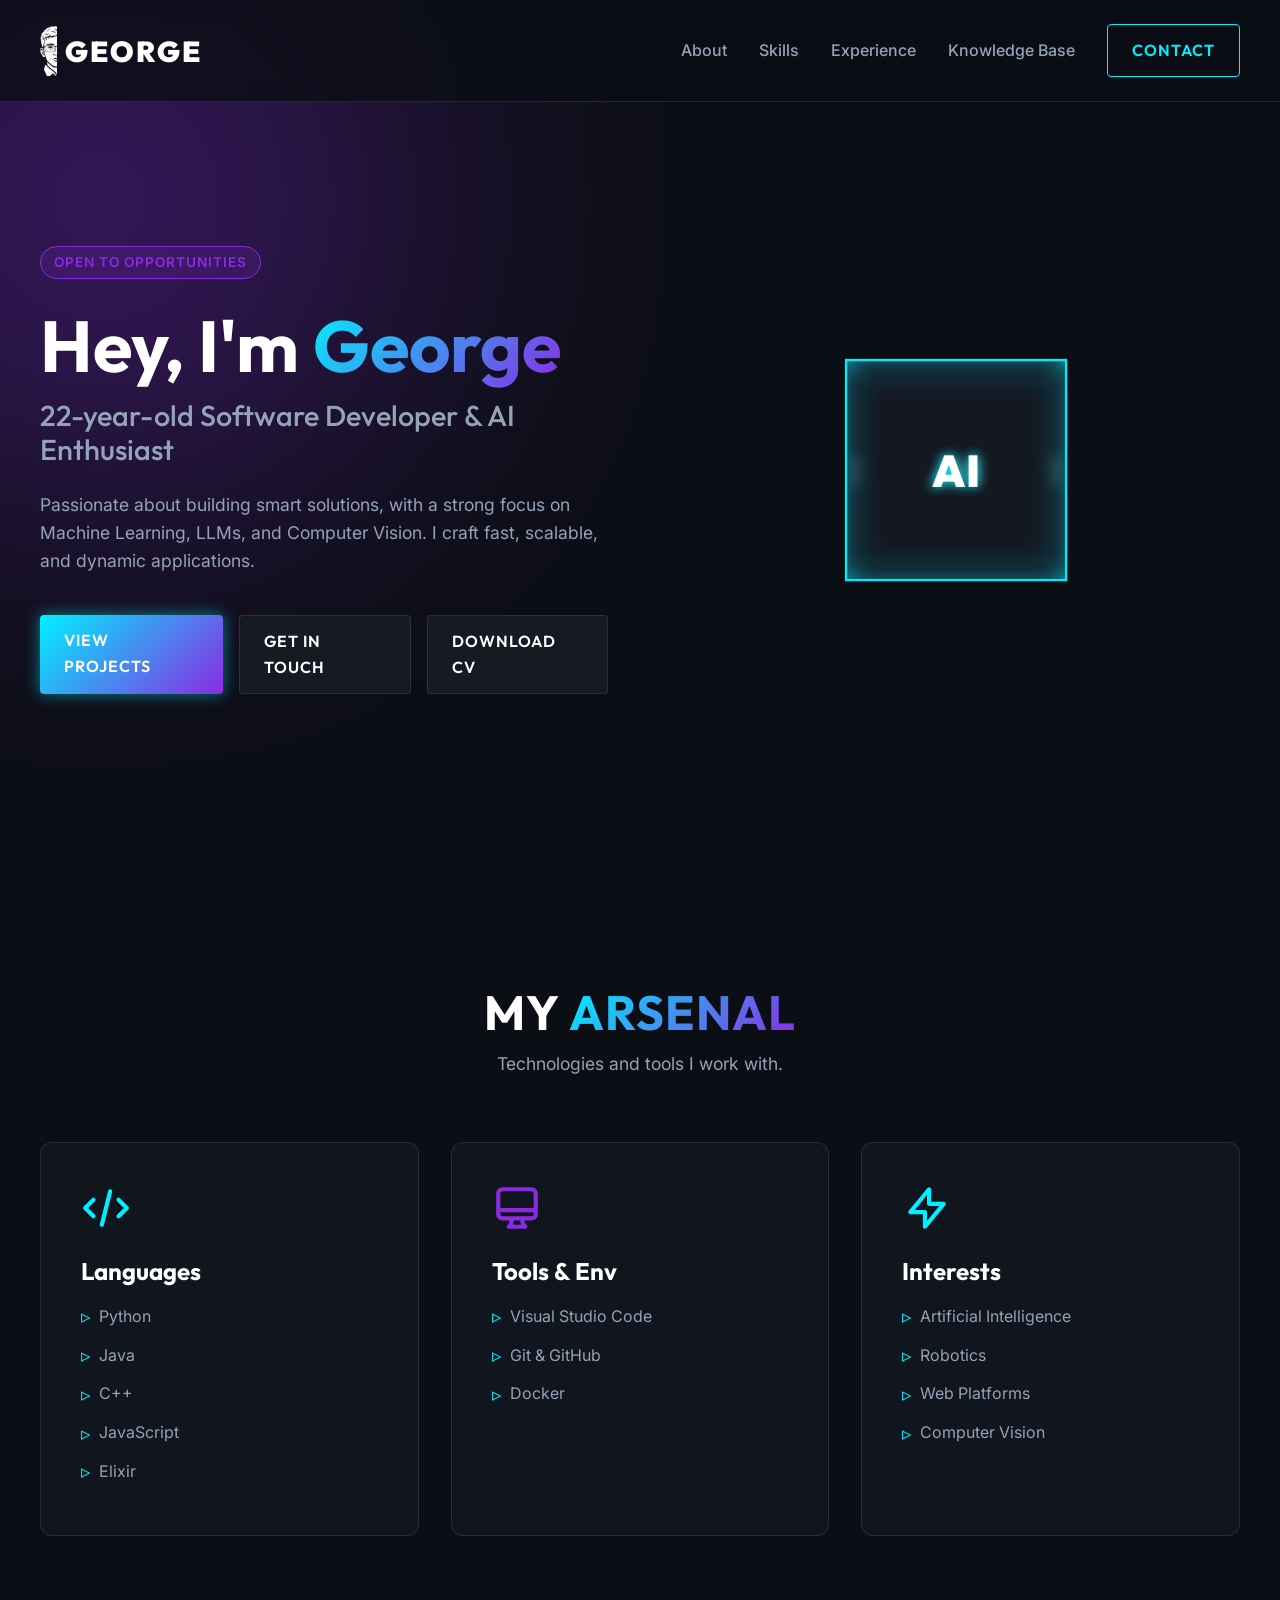
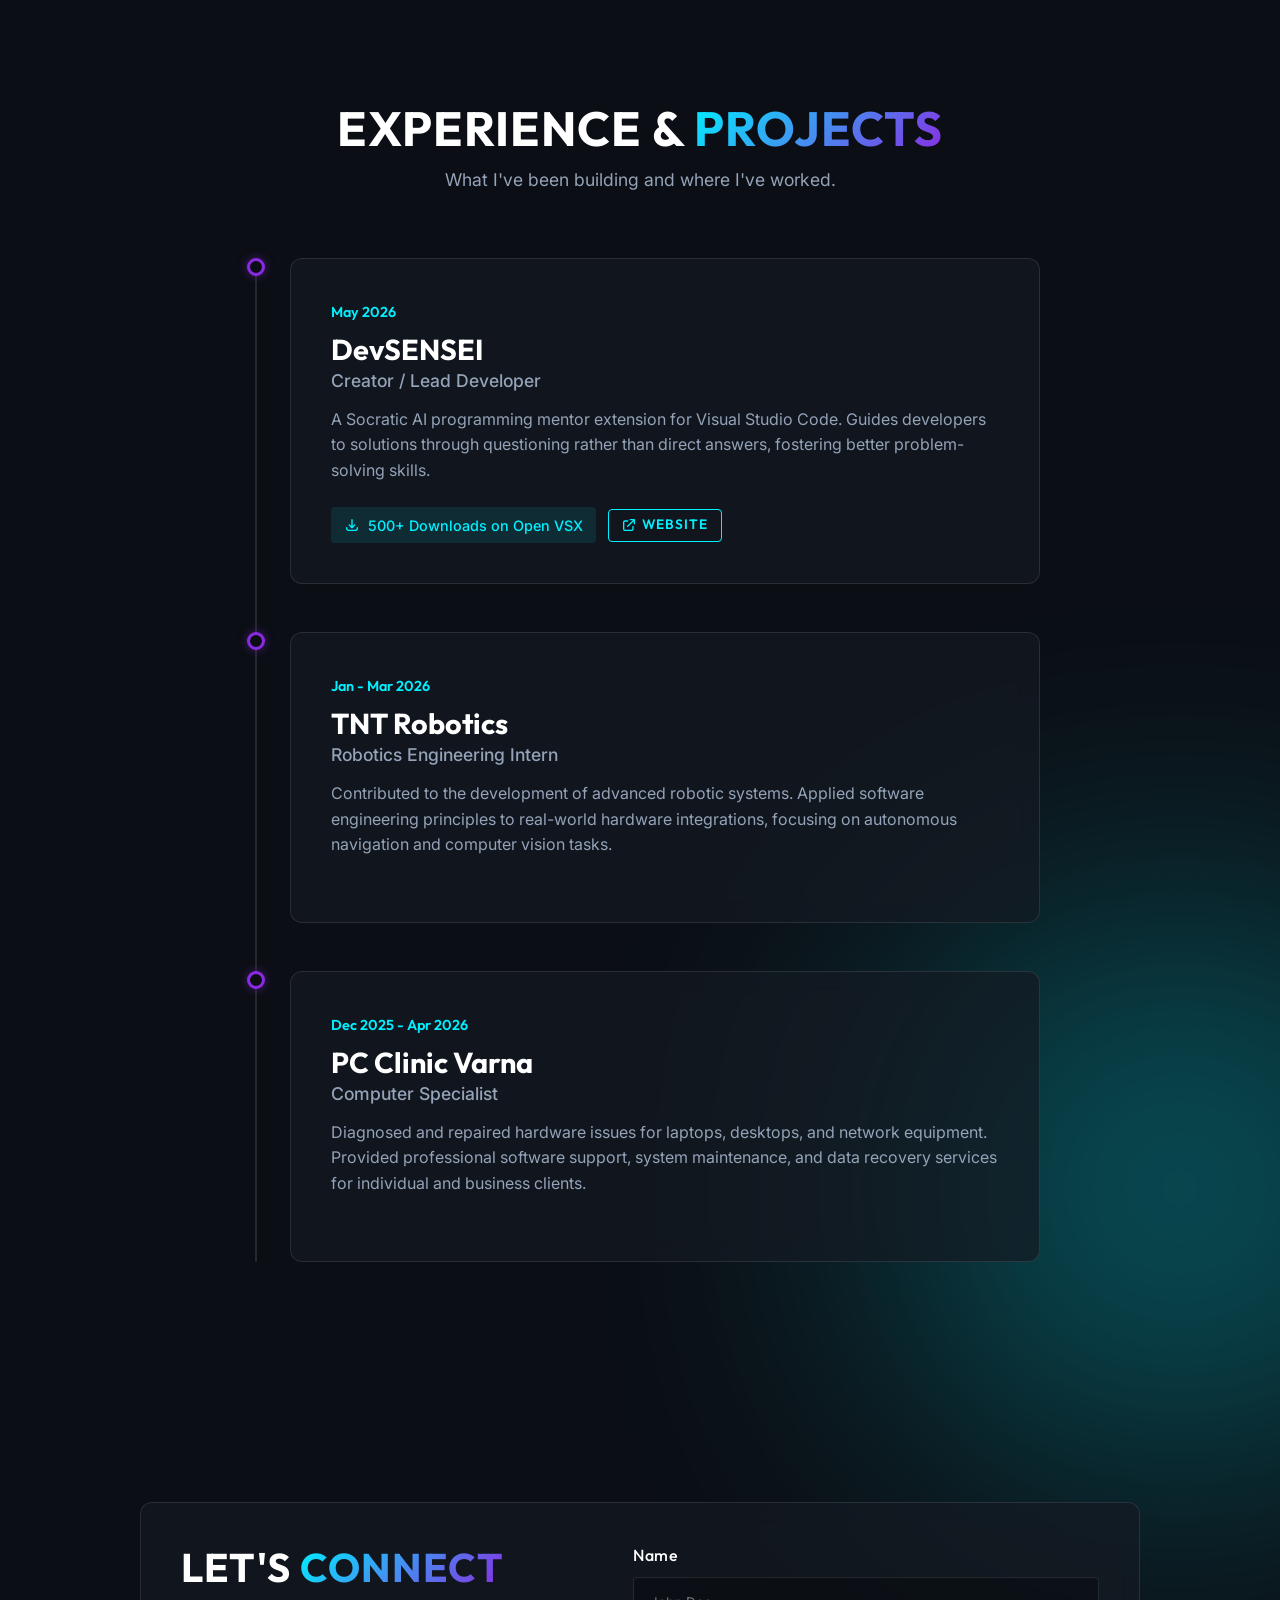
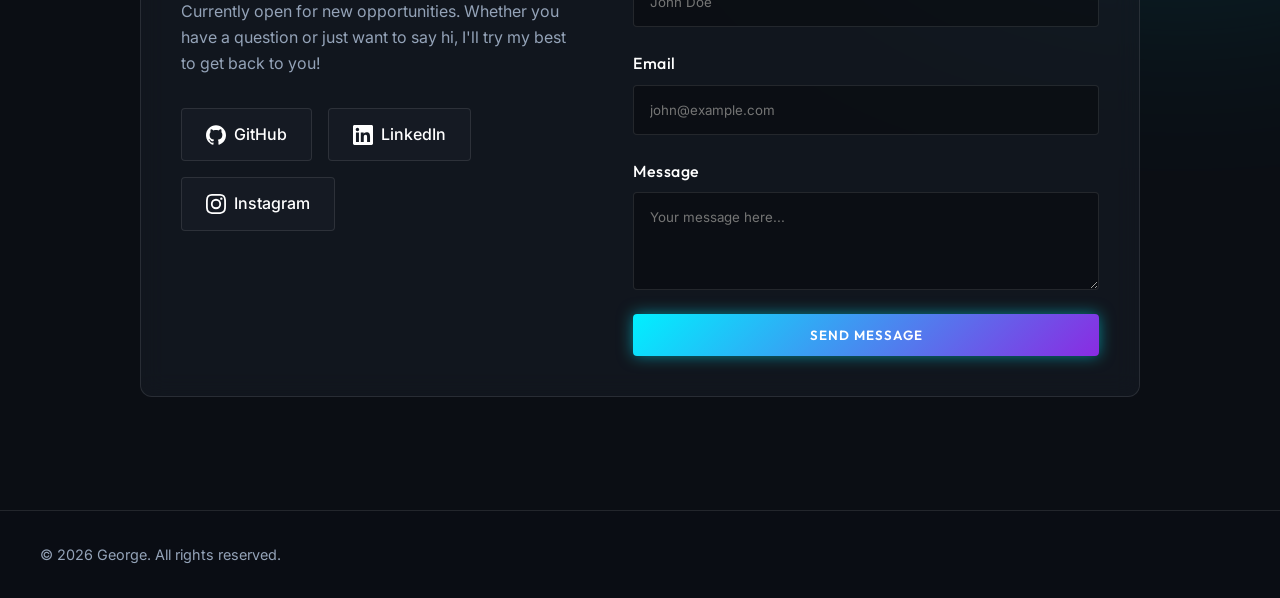
<file: index.html>
<!DOCTYPE html>
<html lang="en">
<head>
    <meta charset="UTF-8">
    <meta name="viewport" content="width=device-width, initial-scale=1.0">
    <title>George | Software Developer</title>
    <meta name="description" content="Portfolio of George Aprahamov (Георги Апрахамов), a Software Developer and AI Enthusiast focusing on ML, LLMs, and Computer Vision.">
    <!-- Google Fonts -->
    <link rel="preconnect" href="https://fonts.googleapis.com">
    <link rel="preconnect" href="https://fonts.gstatic.com" crossorigin>
    <link href="https://fonts.googleapis.com/css2?family=Inter:wght@400;500;600&family=Outfit:wght@700;800;900&display=swap" rel="stylesheet">
    <link rel="stylesheet" href="style.css">
</head>
<body>
    <!-- Background Effects -->
    <div class="bg-glow bg-glow-1"></div>
    <div class="bg-glow bg-glow-2"></div>

    <header class="navbar">
        <div class="nav-container">
            <a href="#" class="logo">
                <img src="logo.png" alt="George Logo" class="logo-img">
                <span class="logo-text">GEORGE</span>
            </a>
            <nav class="nav-links">
                <a href="#about" class="nav-link">About</a>
                <a href="#skills" class="nav-link">Skills</a>
                <a href="#experience" class="nav-link">Experience</a>
                <a href="knowledge.html" class="nav-link">Knowledge Base</a>
                <a href="#contact" class="nav-link btn-primary-outline">Contact</a>
            </nav>
            <button class="mobile-menu-btn" aria-label="Toggle menu">
                <span></span>
                <span></span>
                <span></span>
            </button>
        </div>
    </header>

    <main>
        <!-- Hero / About Me -->
        <section id="about" class="hero section reveal">
            <div class="container hero-content">
                <div class="hero-text">
                    <div class="badge">Open to Opportunities</div>
                    <h1 class="hero-title">Hey, I'm <span class="neon-text">George</span></h1>
                    <h2 class="hero-subtitle">22-year-old Software Developer & AI Enthusiast</h2>
                    <p class="hero-desc">
                        Passionate about building smart solutions, with a strong focus on Machine Learning, LLMs, and Computer Vision. I craft fast, scalable, and dynamic applications.
                    </p>
                    <div class="hero-actions">
                        <a href="#projects" class="btn-primary">View Projects</a>
                        <a href="#contact" class="btn-secondary">Get in Touch</a>
                        <a href="GeorgiCV.pdf" class="btn-secondary" download>Download CV</a>
                    </div>
                </div>
                <!-- Abstract visual element mimicking clash.gg aesthetics -->
                <div class="hero-visual">
                    <div class="cube-container">
                        <div class="cube">
                            <div class="face front">AI</div>
                            <div class="face back">ML</div>
                            <div class="face right">WEB</div>
                            <div class="face left">DEV</div>
                            <div class="face top"></div>
                            <div class="face bottom"></div>
                        </div>
                    </div>
                </div>
            </div>
        </section>

        <!-- Skills -->
        <section id="skills" class="section reveal">
            <div class="container">
                <div class="section-header">
                    <h2 class="section-title">My <span class="neon-text">Arsenal</span></h2>
                    <p class="section-subtitle">Technologies and tools I work with.</p>
                </div>
                
                <div class="skills-grid">
                    <!-- Languages -->
                    <div class="skill-card glass-panel">
                        <div class="card-icon neon-cyan">
                            <svg fill="none" stroke="currentColor" viewBox="0 0 24 24" xmlns="http://www.w3.org/2000/svg"><path stroke-linecap="round" stroke-linejoin="round" stroke-width="2" d="M10 20l4-16m4 4l4 4-4 4M6 16l-4-4 4-4"></path></svg>
                        </div>
                        <h3>Languages</h3>
                        <ul class="skill-list">
                            <li>Python</li>
                            <li>Java</li>
                            <li>C++</li>
                            <li>JavaScript</li>
                            <li>Elixir</li>
                        </ul>
                    </div>

                    <!-- Tools & Environments -->
                    <div class="skill-card glass-panel">
                        <div class="card-icon neon-purple">
                            <svg fill="none" stroke="currentColor" viewBox="0 0 24 24" xmlns="http://www.w3.org/2000/svg"><path stroke-linecap="round" stroke-linejoin="round" stroke-width="2" d="M9.75 17L9 20l-1 1h8l-1-1-.75-3M3 13h18M5 17h14a2 2 0 002-2V5a2 2 0 00-2-2H5a2 2 0 00-2 2v10a2 2 0 002 2z"></path></svg>
                        </div>
                        <h3>Tools & Env</h3>
                        <ul class="skill-list">
                            <li>Visual Studio Code</li>
                            <li>Git & GitHub</li>
                            <li>Docker</li>
                        </ul>
                    </div>

                    <!-- Interests -->
                    <div class="skill-card glass-panel">
                        <div class="card-icon neon-cyan">
                            <svg fill="none" stroke="currentColor" viewBox="0 0 24 24" xmlns="http://www.w3.org/2000/svg"><path stroke-linecap="round" stroke-linejoin="round" stroke-width="2" d="M13 10V3L4 14h7v7l9-11h-7z"></path></svg>
                        </div>
                        <h3>Interests</h3>
                        <ul class="skill-list">
                            <li>Artificial Intelligence</li>
                            <li>Robotics</li>
                            <li>Web Platforms</li>
                            <li>Computer Vision</li>
                        </ul>
                    </div>
                </div>
            </div>
        </section>

        <!-- Experience & Projects -->
        <section id="experience" class="section reveal">
            <div class="container">
                <div class="section-header">
                    <h2 class="section-title">Experience & <span class="neon-text">Projects</span></h2>
                    <p class="section-subtitle">What I've been building and where I've worked.</p>
                </div>

                <div class="timeline">
                    <!-- DevSENSEI -->
                    <div class="timeline-item">
                        <div class="timeline-dot"></div>
                        <div class="timeline-content glass-panel project-card">
                            <span class="timeline-date">May 2026</span>
                            <h3 class="project-title"><a href="https://georgiaprahamov.github.io/getdevsensei/" target="_blank" rel="noopener noreferrer" style="color: var(--text-primary); text-decoration: none;">DevSENSEI</a></h3>
                            <h4 class="project-role">Creator / Lead Developer</h4>
                            <p class="project-desc">
                                A Socratic AI programming mentor extension for Visual Studio Code. Guides developers to solutions through questioning rather than direct answers, fostering better problem-solving skills.
                            </p>
                            <div class="project-stats">
                                <span class="stat-badge">
                                    <svg class="w-4 h-4" fill="none" stroke="currentColor" viewBox="0 0 24 24" xmlns="http://www.w3.org/2000/svg"><path stroke-linecap="round" stroke-linejoin="round" stroke-width="2" d="M4 16v1a3 3 0 003 3h10a3 3 0 003-3v-1m-4-4l-4 4m0 0l-4-4m4 4V4"></path></svg>
                                    500+ Downloads on Open VSX
                                </span>
                                <a href="https://georgiaprahamov.github.io/getdevsensei/" target="_blank" rel="noopener noreferrer" class="btn-primary-outline" style="padding: 0.3rem 0.8rem; font-size: 0.85rem; display: inline-flex; align-items: center; gap: 0.3rem; margin-left: 0.5rem;">
                                    <svg class="w-4 h-4" fill="none" stroke="currentColor" viewBox="0 0 24 24" xmlns="http://www.w3.org/2000/svg"><path stroke-linecap="round" stroke-linejoin="round" stroke-width="2" d="M10 6H6a2 2 0 00-2 2v10a2 2 0 002 2h10a2 2 0 002-2v-4M14 4h6m0 0v6m0-6L10 14"></path></svg>
                                    Website
                                </a>
                            </div>
                        </div>
                    </div>

                    <!-- TNT Robotics -->
                    <div class="timeline-item">
                        <div class="timeline-dot"></div>
                        <div class="timeline-content glass-panel experience-card">
                            <span class="timeline-date">Jan - Mar 2026</span>
                            <h3 class="project-title">TNT Robotics</h3>
                            <h4 class="project-role">Robotics Engineering Intern</h4>
                            <p class="project-desc">
                                Contributed to the development of advanced robotic systems. Applied software engineering principles to real-world hardware integrations, focusing on autonomous navigation and computer vision tasks.
                            </p>
                        </div>
                    </div>

                    <!-- PC Clinic Varna -->
                    <div class="timeline-item">
                        <div class="timeline-dot"></div>
                        <div class="timeline-content glass-panel experience-card">
                            <span class="timeline-date">Dec 2025 - Apr 2026</span>
                            <h3 class="project-title">PC Clinic Varna</h3>
                            <h4 class="project-role">Computer Specialist</h4>
                            <p class="project-desc">
                                Diagnosed and repaired hardware issues for laptops, desktops, and network equipment. Provided professional software support, system maintenance, and data recovery services for individual and business clients.
                            </p>
                        </div>
                    </div>
                </div>
            </div>
        </section>

        <!-- Contact -->
        <section id="contact" class="section reveal">
            <div class="container">
                <div class="contact-wrapper glass-panel">
                    <div class="contact-info">
                        <h2 class="section-title">Let's <span class="neon-text">Connect</span></h2>
                        <p class="contact-desc">
                            Currently open for new opportunities. Whether you have a question or just want to say hi, I'll try my best to get back to you!
                        </p>
                        <div class="social-links">
                            <a href="https://github.com/georgiaprahamov" target="_blank" rel="noopener noreferrer" class="social-btn" aria-label="GitHub">
                                <svg fill="currentColor" viewBox="0 0 24 24" xmlns="http://www.w3.org/2000/svg"><path d="M12 .297c-6.63 0-12 5.373-12 12 0 5.303 3.438 9.8 8.205 11.385.6.113.82-.258.82-.577 0-.285-.01-1.04-.015-2.04-3.338.724-4.042-1.61-4.042-1.61C4.422 18.07 3.633 17.7 3.633 17.7c-1.087-.744.084-.729.084-.729 1.205.084 1.838 1.236 1.838 1.236 1.07 1.835 2.809 1.305 3.495.998.108-.776.417-1.305.76-1.605-2.665-.3-5.466-1.332-5.466-5.93 0-1.31.465-2.38 1.235-3.22-.135-.303-.54-1.523.105-3.176 0 0 1.005-.322 3.3 1.23.96-.267 1.98-.399 3-.405 1.02.006 2.04.138 3 .405 2.28-1.552 3.285-1.23 3.285-1.23.645 1.653.24 2.873.12 3.176.765.84 1.23 1.91 1.23 3.22 0 4.61-2.805 5.625-5.475 5.92.42.36.81 1.096.81 2.22 0 1.606-.015 2.896-.015 3.286 0 .315.21.69.825.57C20.565 22.092 24 17.592 24 12.297c0-6.627-5.373-12-12-12"/></svg>
                                GitHub
                            </a>
                            <a href="https://www.linkedin.com/in/george-aprahamov-7166a31a6/" target="_blank" rel="noopener noreferrer" class="social-btn" aria-label="LinkedIn">
                                <svg fill="currentColor" viewBox="0 0 24 24" xmlns="http://www.w3.org/2000/svg"><path d="M20.447 20.452h-3.554v-5.569c0-1.328-.027-3.037-1.852-3.037-1.853 0-2.136 1.445-2.136 2.939v5.667H9.351V9h3.414v1.561h.046c.477-.9 1.637-1.85 3.37-1.85 3.601 0 4.267 2.37 4.267 5.455v6.286zM5.337 7.433c-1.144 0-2.063-.926-2.063-2.065 0-1.138.92-2.063 2.063-2.063 1.14 0 2.064.925 2.064 2.063 0 1.139-.925 2.065-2.064 2.065zm1.782 13.019H3.555V9h3.564v11.452zM22.225 0H1.771C.792 0 0 .774 0 1.729v20.542C0 23.227.792 24 1.771 24h20.451C23.2 24 24 23.227 24 22.271V1.729C24 .774 23.2 0 22.222 0h.003z"/></svg>
                                LinkedIn
                            </a>
                            <a href="https://www.instagram.com/g.aprhmv/" target="_blank" rel="noopener noreferrer" class="social-btn" aria-label="Instagram">
                                <svg fill="currentColor" viewBox="0 0 24 24" xmlns="http://www.w3.org/2000/svg"><path d="M12 2.163c3.204 0 3.584.012 4.85.07 3.252.148 4.771 1.691 4.919 4.919.058 1.265.069 1.645.069 4.849 0 3.205-.012 3.584-.069 4.849-.149 3.225-1.664 4.771-4.919 4.919-1.266.058-1.644.07-4.85.07-3.204 0-3.584-.012-4.849-.07-3.26-.149-4.771-1.699-4.919-4.92-.058-1.265-.07-1.644-.07-4.849 0-3.204.013-3.583.07-4.849.149-3.227 1.664-4.771 4.919-4.919 1.266-.057 1.645-.069 4.849-.069zM12 0C8.741 0 8.333.014 7.053.072 2.695.272.273 2.69.073 7.052.014 8.333 0 8.741 0 12c0 3.259.014 3.668.072 4.948.2 4.358 2.618 6.78 6.98 6.98C8.333 23.986 8.741 24 12 24c3.259 0 3.668-.014 4.948-.072 4.354-.2 6.782-2.618 6.979-6.98.059-1.28.073-1.689.073-4.948 0-3.259-.014-3.667-.072-4.947-.196-4.354-2.617-6.78-6.979-6.98C15.668.014 15.259 0 12 0zm0 5.838a6.162 6.162 0 100 12.324 6.162 6.162 0 000-12.324zM12 16a4 4 0 110-8 4 4 0 010 8zm6.406-11.845a1.44 1.44 0 100 2.881 1.44 1.44 0 000-2.881z"/></svg>
                                Instagram
                            </a>
                        </div>
                    </div>
                    
                    <form id="contact-form" class="contact-form">
                        <div class="form-group">
                            <label for="name">Name</label>
                            <input type="text" id="name" name="name" required placeholder="John Doe">
                        </div>
                        <div class="form-group">
                            <label for="email">Email</label>
                            <input type="email" id="email" name="email" required placeholder="john@example.com">
                        </div>
                        <div class="form-group">
                            <label for="message">Message</label>
                            <textarea id="message" name="message" rows="4" required placeholder="Your message here..."></textarea>
                        </div>
                        <button type="submit" class="btn-primary w-full">Send Message</button>
                    </form>
                </div>
            </div>
        </section>
    </main>

    <footer>
        <div class="container footer-content">
            <p>&copy; 2026 George. All rights reserved.</p>
    </footer>

    <script src="main.js"></script>
</body>
</html>
</file>
<file: style.css>
:root {
    /* Color Palette */
    --bg-dark: #0b0e14;
    --bg-panel: #151a23;
    --bg-glass: rgba(21, 26, 35, 0.7);
    --border-glass: rgba(255, 255, 255, 0.1);
    
    --text-primary: #ffffff;
    --text-secondary: #94a3b8;
    
    --neon-cyan: #00f0ff;
    --neon-cyan-glow: rgba(0, 240, 255, 0.5);
    
    --neon-purple: #8a2be2;
    --neon-purple-glow: rgba(138, 43, 226, 0.5);
    
    --gradient-glow: linear-gradient(135deg, var(--neon-cyan), var(--neon-purple));

    /* Typography */
    --font-heading: 'Outfit', sans-serif;
    --font-body: 'Inter', sans-serif;
    
    /* Spacing & Layout */
    --container-width: 1200px;
    --section-pad: 5rem 2rem;
    
    /* Animation */
    --transition: all 0.3s cubic-bezier(0.25, 0.8, 0.25, 1);
}

/* Base Styles */
* {
    margin: 0;
    padding: 0;
    box-sizing: border-box;
}

html {
    scroll-behavior: smooth;
    scroll-padding-top: 80px;
}

body {
    background-color: var(--bg-dark);
    color: var(--text-primary);
    font-family: var(--font-body);
    line-height: 1.6;
    overflow-x: hidden;
    position: relative;
}

/* Background Effects */
.bg-glow {
    position: absolute;
    border-radius: 50%;
    filter: blur(150px);
    z-index: -1;
    opacity: 0.4;
    animation: floatGlow 10s infinite alternate ease-in-out;
}

.bg-glow-1 {
    width: 600px;
    height: 600px;
    background: var(--neon-purple);
    top: -100px;
    left: -200px;
}

.bg-glow-2 {
    width: 500px;
    height: 500px;
    background: var(--neon-cyan);
    bottom: 20%;
    right: -150px;
    animation-delay: -5s;
}

@keyframes floatGlow {
    0% { transform: translate(0, 0) scale(1); }
    100% { transform: translate(50px, 50px) scale(1.1); }
}

/* Layout Utilities */
.container {
    max-width: var(--container-width);
    margin: 0 auto;
    width: 100%;
}

.section {
    padding: var(--section-pad);
    min-height: 80vh;
    display: flex;
    align-items: center;
}

/* Typography */
h1, h2, h3, h4, h5, h6 {
    font-family: var(--font-heading);
    line-height: 1.2;
}

.neon-text {
    background: var(--gradient-glow);
    -webkit-background-clip: text;
    -webkit-text-fill-color: transparent;
    background-clip: text;
    display: inline-block;
}

.section-title {
    font-size: 3rem;
    margin-bottom: 0.5rem;
    text-transform: uppercase;
    letter-spacing: 1px;
}

.section-subtitle {
    color: var(--text-secondary);
    font-size: 1.1rem;
    margin-bottom: 3rem;
}

.section-header {
    text-align: center;
    margin-bottom: 4rem;
}

/* Navigation */
.navbar {
    position: fixed;
    top: 0;
    left: 0;
    width: 100%;
    padding: 1.5rem 2rem;
    background: rgba(11, 14, 20, 0.8);
    backdrop-filter: blur(10px);
    z-index: 1000;
    border-bottom: 1px solid var(--border-glass);
    transition: var(--transition);
}

.navbar.scrolled {
    padding: 1rem 2rem;
    box-shadow: 0 4px 30px rgba(0, 0, 0, 0.5);
}

.nav-container {
    max-width: var(--container-width);
    margin: 0 auto;
    display: flex;
    justify-content: space-between;
    align-items: center;
}

.logo {
    display: flex;
    align-items: center;
    gap: 0.5rem;
    text-decoration: none;
}

.logo-img {
    height: 50px;
    width: auto;
    display: block;
}

.logo-text {
    font-family: var(--font-heading);
    font-size: 1.8rem;
    font-weight: 900;
    color: var(--text-primary);
    letter-spacing: 2px;
    text-transform: uppercase;
}

.nav-links {
    display: flex;
    gap: 2rem;
    align-items: center;
}

.nav-link {
    color: var(--text-secondary);
    text-decoration: none;
    font-weight: 500;
    transition: var(--transition);
    position: relative;
}

.nav-link:hover {
    color: var(--text-primary);
}

.nav-link:not(.btn-primary-outline)::after {
    content: '';
    position: absolute;
    bottom: -5px;
    left: 0;
    width: 0;
    height: 2px;
    background: var(--neon-cyan);
    transition: var(--transition);
}

.nav-link:hover::after {
    width: 100%;
}

.mobile-menu-btn {
    display: none;
    background: none;
    border: none;
    cursor: pointer;
    z-index: 1001;
}

.mobile-menu-btn span {
    display: block;
    width: 25px;
    height: 3px;
    background: var(--text-primary);
    margin: 5px 0;
    transition: var(--transition);
}

/* Buttons */
.btn-primary, .btn-secondary, .btn-primary-outline {
    display: inline-block;
    padding: 0.8rem 1.5rem;
    border-radius: 4px;
    font-weight: 600;
    font-family: var(--font-heading);
    text-decoration: none;
    text-transform: uppercase;
    letter-spacing: 1px;
    transition: var(--transition);
    cursor: pointer;
    border: none;
}

.btn-primary {
    background: var(--gradient-glow);
    color: #fff;
    box-shadow: 0 0 15px var(--neon-cyan-glow);
}

.btn-primary:hover {
    transform: translateY(-2px);
    box-shadow: 0 0 25px var(--neon-cyan-glow), 0 0 15px var(--neon-purple-glow);
}

.btn-primary-outline {
    background: transparent;
    border: 1px solid var(--neon-cyan);
    color: var(--neon-cyan);
}

.btn-primary-outline:hover {
    background: rgba(0, 240, 255, 0.1);
    box-shadow: inset 0 0 10px var(--neon-cyan-glow);
}

.btn-secondary {
    background: var(--bg-panel);
    color: var(--text-primary);
    border: 1px solid var(--border-glass);
}

.btn-secondary:hover {
    background: rgba(255, 255, 255, 0.1);
    border-color: rgba(255, 255, 255, 0.3);
}

/* Hero Section */
.hero {
    padding-top: 120px;
    min-height: 100vh;
}

.hero-content {
    display: flex;
    align-items: center;
    justify-content: space-between;
    gap: 4rem;
}

.hero-text {
    flex: 1;
}

.badge {
    display: inline-block;
    padding: 0.3rem 0.8rem;
    background: rgba(138, 43, 226, 0.15);
    border: 1px solid var(--neon-purple);
    color: var(--neon-purple);
    border-radius: 20px;
    font-size: 0.85rem;
    font-weight: 600;
    text-transform: uppercase;
    margin-bottom: 1.5rem;
    letter-spacing: 1px;
}

.hero-title {
    font-size: 4.5rem;
    margin-bottom: 0.5rem;
}

.hero-subtitle {
    font-size: 1.8rem;
    color: var(--text-secondary);
    margin-bottom: 1.5rem;
    font-weight: 500;
}

.hero-desc {
    font-size: 1.1rem;
    color: var(--text-secondary);
    margin-bottom: 2.5rem;
    max-width: 600px;
}

.hero-actions {
    display: flex;
    gap: 1rem;
}

.hero-visual {
    flex: 1;
    display: flex;
    justify-content: center;
    align-items: center;
    perspective: 1000px;
}

/* 3D Cube Animation */
.cube-container {
    width: 200px;
    height: 200px;
    transform-style: preserve-3d;
    animation: rotateCube 15s infinite linear;
}

.cube {
    width: 100%;
    height: 100%;
    position: relative;
    transform-style: preserve-3d;
}

.face {
    position: absolute;
    width: 200px;
    height: 200px;
    background: rgba(21, 26, 35, 0.8);
    border: 2px solid var(--neon-cyan);
    box-shadow: inset 0 0 20px var(--neon-cyan-glow);
    display: flex;
    align-items: center;
    justify-content: center;
    font-family: var(--font-heading);
    font-size: 2.5rem;
    font-weight: 900;
    color: var(--text-primary);
    text-shadow: 0 0 10px var(--neon-cyan);
    backdrop-filter: blur(5px);
}

.face.front  { transform: rotateY(0deg) translateZ(100px); }
.face.right  { transform: rotateY(90deg) translateZ(100px); }
.face.back   { transform: rotateY(180deg) translateZ(100px); }
.face.left   { transform: rotateY(-90deg) translateZ(100px); }
.face.top    { transform: rotateX(90deg) translateZ(100px); }
.face.bottom { transform: rotateX(-90deg) translateZ(100px); }

@keyframes rotateCube {
    0% { transform: rotateX(0deg) rotateY(0deg); }
    100% { transform: rotateX(360deg) rotateY(360deg); }
}

/* Glass Panels (Common) */
.glass-panel {
    background: var(--bg-glass);
    backdrop-filter: blur(12px);
    border: 1px solid var(--border-glass);
    border-radius: 12px;
    padding: 2.5rem;
    transition: var(--transition);
}

.glass-panel:hover {
    transform: translateY(-5px);
    border-color: rgba(255, 255, 255, 0.2);
    box-shadow: 0 10px 30px rgba(0, 0, 0, 0.3);
}

/* Skills Section */
.skills-grid {
    display: grid;
    grid-template-columns: repeat(auto-fit, minmax(300px, 1fr));
    gap: 2rem;
}

.skill-card {
    position: relative;
    overflow: hidden;
}

.skill-card::before {
    content: '';
    position: absolute;
    top: 0;
    left: 0;
    width: 100%;
    height: 3px;
    background: var(--gradient-glow);
    transform: scaleX(0);
    transform-origin: left;
    transition: var(--transition);
}

.skill-card:hover::before {
    transform: scaleX(1);
}

.card-icon {
    width: 50px;
    height: 50px;
    margin-bottom: 1.5rem;
}

.neon-cyan { color: var(--neon-cyan); }
.neon-purple { color: var(--neon-purple); }

.skill-card h3 {
    font-size: 1.5rem;
    margin-bottom: 1rem;
}

.skill-list {
    list-style: none;
}

.skill-list li {
    margin-bottom: 0.5rem;
    color: var(--text-secondary);
    display: flex;
    align-items: center;
}

.skill-list li::before {
    content: '▹';
    color: var(--neon-cyan);
    margin-right: 0.5rem;
    font-size: 1.2rem;
}

/* Experience Timeline */
.timeline {
    position: relative;
    max-width: 800px;
    margin: 0 auto;
}

.timeline::before {
    content: '';
    position: absolute;
    top: 0;
    left: 15px;
    height: 100%;
    width: 2px;
    background: rgba(255, 255, 255, 0.1);
}

.timeline-item {
    position: relative;
    padding-left: 50px;
    margin-bottom: 3rem;
}

.timeline-dot {
    position: absolute;
    top: 0;
    left: 7px;
    width: 18px;
    height: 18px;
    border-radius: 50%;
    background: var(--bg-dark);
    border: 3px solid var(--neon-purple);
    box-shadow: 0 0 10px var(--neon-purple-glow);
    z-index: 1;
}

.project-card, .experience-card {
    position: relative;
}

.timeline-date {
    display: inline-block;
    color: var(--neon-cyan);
    font-family: var(--font-heading);
    font-weight: 600;
    font-size: 0.9rem;
    margin-bottom: 0.5rem;
}

.project-title {
    font-size: 1.8rem;
    margin-bottom: 0.2rem;
}

.project-role {
    font-family: var(--font-body);
    font-size: 1.1rem;
    color: var(--text-secondary);
    margin-bottom: 1rem;
    font-weight: 500;
}

.project-desc {
    color: var(--text-secondary);
    margin-bottom: 1.5rem;
}

.stat-badge {
    display: inline-flex;
    align-items: center;
    gap: 0.5rem;
    padding: 0.4rem 0.8rem;
    background: rgba(0, 240, 255, 0.1);
    color: var(--neon-cyan);
    border-radius: 4px;
    font-size: 0.9rem;
    font-weight: 500;
}

.w-4 { width: 1rem; }
.h-4 { height: 1rem; }

/* Contact Section */
.contact-wrapper {
    display: grid;
    grid-template-columns: 1fr 1.2fr;
    gap: 4rem;
    max-width: 1000px;
    margin: 0 auto;
}

.contact-info .section-title {
    font-size: 2.5rem;
}

.contact-desc {
    color: var(--text-secondary);
    margin-bottom: 2rem;
}

.social-links {
    display: flex;
    flex-wrap: wrap;
    gap: 1rem;
}

.social-btn {
    display: flex;
    align-items: center;
    gap: 0.5rem;
    padding: 0.8rem 1.5rem;
    background: var(--bg-panel);
    border: 1px solid var(--border-glass);
    border-radius: 4px;
    color: var(--text-primary);
    text-decoration: none;
    font-weight: 500;
    transition: var(--transition);
}

.social-btn svg {
    width: 20px;
    height: 20px;
}

.social-btn:hover {
    background: rgba(138, 43, 226, 0.1);
    border-color: var(--neon-purple);
    color: var(--neon-purple);
    box-shadow: 0 0 15px var(--neon-purple-glow);
}

.contact-form {
    display: flex;
    flex-direction: column;
    gap: 1.5rem;
}

.form-group {
    display: flex;
    flex-direction: column;
    gap: 0.5rem;
}

.form-group label {
    font-family: var(--font-heading);
    font-weight: 500;
    letter-spacing: 0.5px;
}

.form-group input,
.form-group textarea {
    width: 100%;
    padding: 1rem;
    background: rgba(0, 0, 0, 0.3);
    border: 1px solid var(--border-glass);
    border-radius: 4px;
    color: var(--text-primary);
    font-family: var(--font-body);
    transition: var(--transition);
}

.form-group input:focus,
.form-group textarea:focus {
    outline: none;
    border-color: var(--neon-cyan);
    box-shadow: 0 0 10px var(--neon-cyan-glow);
}

.w-full { width: 100%; }

/* Footer */
footer {
    padding: 2rem 0;
    border-top: 1px solid var(--border-glass);
    background: rgba(11, 14, 20, 0.9);
}

.footer-content {
    display: flex;
    justify-content: space-between;
    align-items: center;
    color: var(--text-secondary);
    font-size: 0.9rem;
}

/* Animations */
.reveal {
    opacity: 0;
    transform: translateY(30px);
    transition: all 0.8s ease-out;
}

.reveal.active {
    opacity: 1;
    transform: translateY(0);
}

/* Responsive Design */
@media (max-width: 992px) {
    .hero-content {
        flex-direction: column;
        text-align: center;
    }
    
    .hero-actions {
        justify-content: center;
    }
    
    .hero-title { font-size: 3.5rem; }
    .hero-subtitle { font-size: 1.5rem; }
    
    .contact-wrapper {
        grid-template-columns: 1fr;
        gap: 2rem;
    }
}

@media (max-width: 768px) {
    .nav-links {
        position: fixed;
        top: 80px;
        left: -100%;
        width: 100%;
        height: calc(100vh - 80px);
        background: var(--bg-dark);
        flex-direction: column;
        justify-content: center;
        transition: 0.3s ease-in-out;
    }

    .nav-links.active {
        left: 0;
    }

    .mobile-menu-btn {
        display: block;
    }

    .hero-title { font-size: 2.8rem; }
    .section-title { font-size: 2.2rem; }
    
    .footer-content {
        flex-direction: column;
        gap: 1rem;
        text-align: center;
    }
}
</file>
